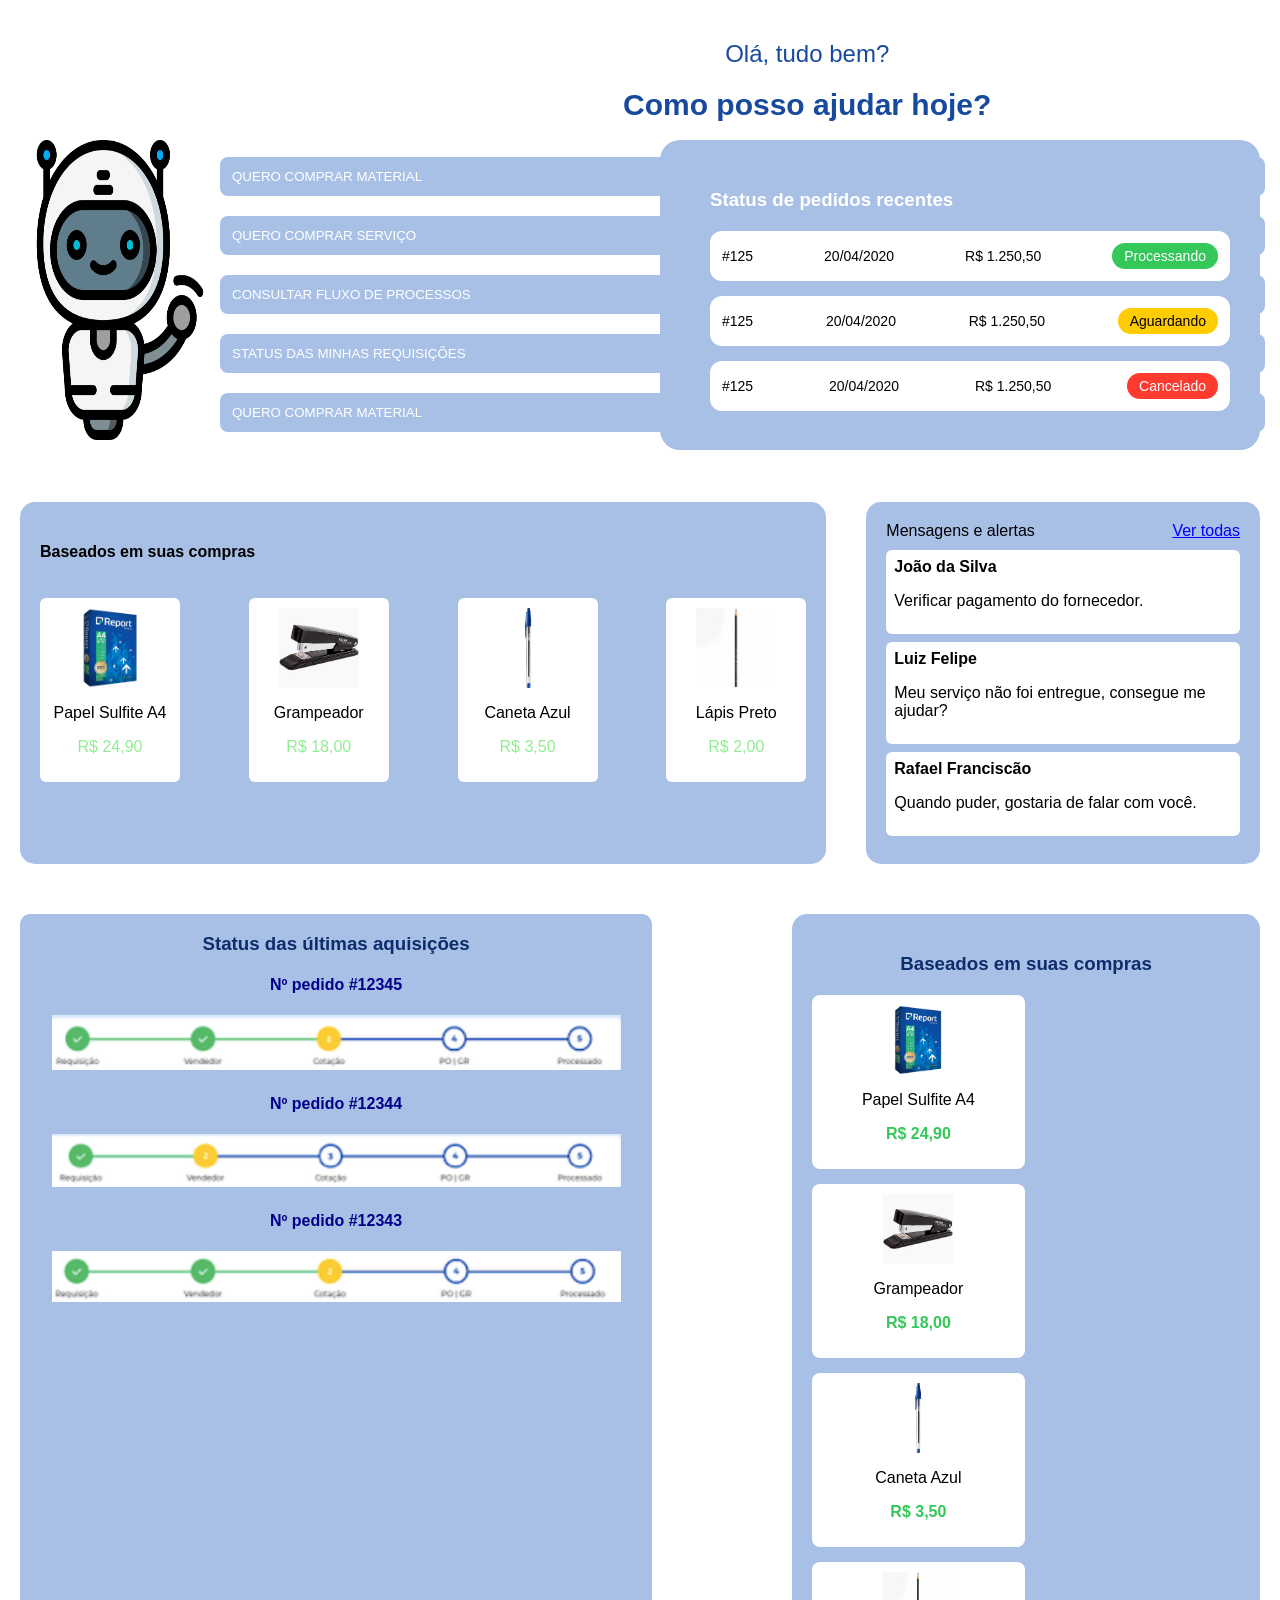
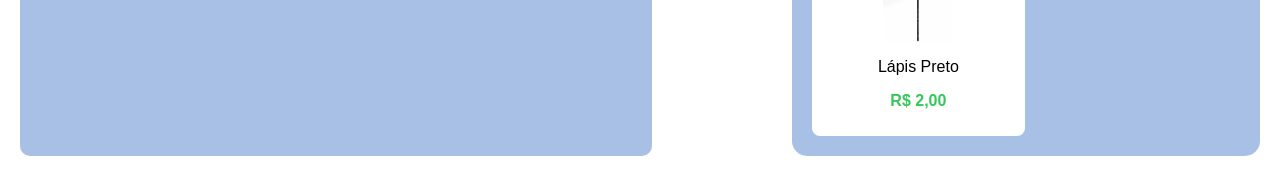
<file: index.html>
<html lang="en">


<head>
    <meta charset="UTF-8">
    <meta name="viewport" content="width=device-width, initial-scale=1.0">
    <title>Recriação Pagina 2</title>
</head>


<link rel="stylesheet" href="style.css">


<body>
    <main class="topo">


        <div class="esquerda">
            <img id="robo" src="assets/roubo.png" alt="robo">


            <div class="texto">
                <h2>Olá, tudo bem?</h2>
                <h1>Como posso ajudar hoje?</h1>


                <button>QUERO COMPRAR MATERIAL</button>
                <button>QUERO COMPRAR SERVIÇO</button>
                <button>CONSULTAR FLUXO DE PROCESSOS</button>
                <button>STATUS DAS MINHAS REQUISIÇÕES</button>
                <button>QUERO COMPRAR MATERIAL</button>
            </div>
        </div>




        <div class="pedidos">
            <h3>Status de pedidos recentes</h3>


            <div class="linha">
                <p>#125</p>
                <p>20/04/2020</p>
                <p>R$ 1.250,50</p>
                <p class="verde">Processando</p>
            </div>


            <div class="linha">
                <p>#125</p>
                <p>20/04/2020</p>
                <p>R$ 1.250,50</p>
                <p class="amarelo">Aguardando</p>
            </div>


            <div class="linha">
                <p>#125</p>
                <p>20/04/2020</p>
                <p>R$ 1.250,50</p>
                <p class="vermelho">Cancelado</p>
            </div>
        </div>


        <section class="parte2">


            <div class="recomendacoes">
                <div class="cabecalho">
                    <h4>Baseados em suas compras</h4>
                </div>


                <div class="produtos">


                    <div class="amostra">
                        <img src="assets/img_index1/papel_sulfite.webp">
                        <p>Papel Sulfite A4</p>
                        <p class="preco">R$ 24,90</p>
                    </div>


                    <div class="amostra">
                        <img src="assets/img_index1/grampeador.webp">
                        <p>Grampeador</p>
                        <p class="preco">R$ 18,00</p>
                    </div>


                    <div class="amostra">
                        <img src="assets/img_index1/caneta_azul.png">
                        <p>Caneta Azul</p>
                        <p class="preco">R$ 3,50</p>
                    </div>


                    <div class="amostra">
                        <img src="assets/img_index1/lapis_preto.webp">
                        <p>Lápis Preto</p>
                        <p class="preco">R$ 2,00</p>
                    </div>


                </div>
            </div>




            <div class="mensagens">
                <div class="cabecalho">
                    <p>Mensagens e alertas</p>
                    <a href="#">Ver todas</a>
                </div>


                <div class="msg">
                    <strong>João da Silva</strong>
                    <p>Verificar pagamento do fornecedor.</p>
                </div>


                <div class="msg">
                    <strong>Luiz Felipe</strong>
                    <p>Meu serviço não foi entregue, consegue me ajudar?</p>
                </div>


                <div class="msg">
                    <strong>Rafael Franciscão</strong>
                    <p>Quando puder, gostaria de falar com você.</p>
                </div>


            </div>


        </section>

        <section class="parte3">

    <div class="status">
        <h3>Status das últimas aquisições</h3>

        <div class="pedido">
            <h4>Nº pedido #12345</h4>
            <img src="assets/img_index1/aquisicoes.png" alt="">
        </div>

        <div class="pedido">
            <h4>Nº pedido #12344</h4>
            <img src="assets/img_index1/aquisicoes2.png" alt="">
        </div>

        <div class="pedido">
            <h4>Nº pedido #12343</h4>
            <img src="assets/img_index1/aquisicoes3.png" alt="">
        </div>
    </div>


    <div class="recomendacoes3">
        <h3>Baseados em suas compras</h3>

        <div class="produtos3">

            <div class="amostra3">
                <img src="assets/img_index1/papel_sulfite.webp">
                <p>Papel Sulfite A4</p>
                <p class="preco3">R$ 24,90</p>
            </div>

            <div class="amostra3">
                <img src="assets/img_index1/grampeador.webp">
                <p>Grampeador</p>
                <p class="preco3">R$ 18,00</p>
            </div>

            <div class="amostra3">
                <img src="assets/img_index1/caneta_azul.png">
                <p>Caneta Azul</p>
                <p class="preco3">R$ 3,50</p>
            </div>

            <div class="amostra3">
                <img src="assets/img_index1/lapis_preto.webp">
                <p>Lápis Preto</p>
                <p class="preco3">R$ 2,00</p>
            </div>

        </div>
    </div>

</section>





    </main>
</body>


</html>
</file>
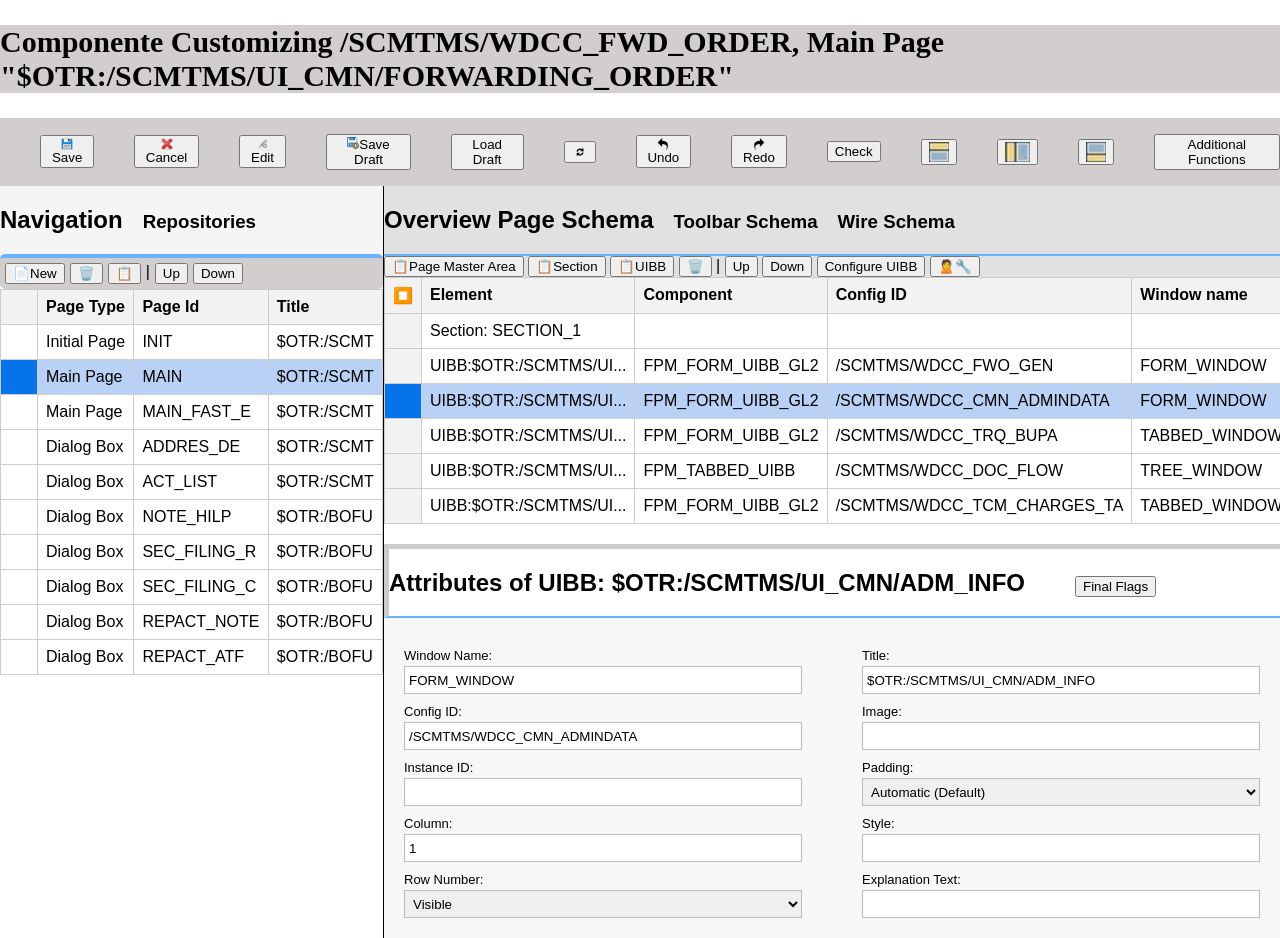
<file: index2.html>
<html lang="en">

<head>
    <meta charset="UTF-8">
    <meta name="viewport" content="width=device-width, initial-scale=1.0">
    <title>Tela 1 SAP</title>

    <link rel="stylesheet" href="style.css">

</head>

<body>
    <header>

        <nav class="navbar">
            <h1 id="navbar-title">Componente Customizing /SCMTMS/WDCC_FWD_ORDER, Main Page
                "$OTR:/SCMTMS/UI_CMN/FORWARDING_ORDER"</h1>

            <div class="menu">
                <ul><button><img id="icon_save" src="assets/img_index2/save-img2.png"
                            alt="Imagem do botao save">Save</button></ul>
                <ul><button><img id="icon_cancel" src="assets/img_index2/cancel-img.png"
                            alt="Imagem do botao cancel">Cancel</button></ul>
                <ul><button><img id="icon_edit" src="assets/img_index2/edit-img.png"
                            alt="Imagem do botao edit">Edit</button></ul>
                <ul><button><img id="icon_save_draft" src="assets/img_index2/Save-draft-img.png"
                            alt="Imagem do botao">Save Draft</button></ul>
                <ul><button id="icon_load_draft">Load Draft</button></ul>
                <ul><button><img id="icon_refresh" src="assets/img_index2/refresh-img.png"
                            alt="Imagem do botao refresh"></button></ul>
                <ul><button><img id="icon_undo" src="assets/img_index2/undo-img.png" alt="Imagem do botao">Undo</button>
                </ul>
                <ul><button><img id="icon_redo" src="assets/img_index2/redo-img.png" alt="Imagem do botao">Redo</button>
                </ul>
                <ul><button id="icon_check">Check</button></ul>
                <ul><button><img id="icon_cima" src="assets/img_index2/botao-cima-img.png"
                            alt="Imagem do botao para cima"></button></ul>
                <ul><button><img id="icon_esquerda" src="assets/img_index2/botao-esquerda-img.png"
                            alt="Imagem do botao para esquerda"></button></ul>
                <ul><button><img id="icon_baixo" src="assets/img_index2/botao-baixo-img.png"
                            alt="Imagem do botao para baixo"></button></ul>
                <ul><button id="icon_functions">Additional Functions</button></ul>
            </div>
        </nav>

    </header>

    <main>
        <div class="navigation-Overview-Atributes">
            <section id="Navigation">
                <div class="navigation-header">
                    <h1>Navigation</h1>
                    <h3>Repositories</h3>
                </div>
                <div class="botao_navigation">
                    <button id="botao-new">📄New</button>
                    <button id="botao">🗑️</button>
                    <button id="btn-icon">📋</button>
                    <span id="separator">|</span>
                    <button>Up</button>
                    <button>Down</button>
                </div>

                <table>
                    <thead>
                        <tr>
                            <th></th>
                            <th>Page Type</th>
                            <th>Page Id</th>
                            <th>Title</th>

                        </tr>
                    </thead>
                    <tbody>
                        <tr>
                            <td class="coluna-selecao"></td>
                            <td>Initial Page</td>
                            <td>INIT</td>
                            <td>$OTR:/SCMT</td>
                        </tr>
                        <tr class="linha-selecionada">
                            <td class="coluna-ativa ativada"></td>
                            <td>Main Page</td>
                            <td>MAIN</td>
                            <td>$OTR:/SCMT</td>
                        </tr>
                        <tr>
                            <td class="coluna-selecao"></td>
                            <td>Main Page</td>
                            <td>MAIN_FAST_E</td>
                            <td>$OTR:/SCMT</td>
                        </tr>
                        <tr>
                            <td class="coluna-selecao"></td>
                            <td>Dialog Box</td>
                            <td>ADDRES_DE</td>
                            <td>$OTR:/SCMT</td>
                        </tr>
                        <tr>
                            <td class="coluna-selecao"></td>
                            <td>Dialog Box</td>
                            <td>ACT_LIST</td>
                            <td>$OTR:/SCMT</td>
                        </tr>
                        <tr>
                            <td class="coluna-selecao"></td>
                            <td>Dialog Box</td>
                            <td>NOTE_HILP</td>
                            <td>$OTR:/BOFU</td>
                        </tr>
                        <tr>
                            <td class="coluna-selecao"></td>
                            <td>Dialog Box</td>
                            <td>SEC_FILING_R</td>
                            <td>$OTR:/BOFU</td>
                        </tr>
                        <tr>
                            <td class="coluna-selecao"></td>
                            <td>Dialog Box</td>
                            <td>SEC_FILING_C</td>
                            <td>$OTR:/BOFU</td>
                        </tr>
                        <tr>
                            <td class="coluna-selecao"></td>
                            <td>Dialog Box</td>
                            <td>REPACT_NOTE</td>
                            <td>$OTR:/BOFU</td>
                        </tr>
                        <tr>
                            <td class="coluna-selecao"></td>
                            <td>Dialog Box</td>
                            <td>REPACT_ATF</td>
                            <td>$OTR:/BOFU</td>
                        </tr>


                    </tbody>
                </table>
            </section>

            <div class="lado-direito">

                <section id="Overview-Page">
                    <div id="titulo-overview">
                        <h1>Overview Page Schema</h1>
                        <h3>Toolbar Schema</h3>
                        <h3>Wire Schema</h3>
                    </div>
                    <div id="menu_overview">
                        <button>📋Page Master Area</button>
                        <button>📋Section</button>
                        <button>📋UIBB</button>
                        <button>🗑️</button>
                        <span>|</span>
                        <button>Up</button>
                        <button>Down</button>
                        <button>Configure UIBB</button>
                        <button>🙎🔧</button>
                    </div>
                    <table>
                        <thead>
                            <tr>
                                <th>⏹️</th>
                                <th>Element</th>
                                <th>Component</th>
                                <th>Config ID</th>
                                <th>Window name</th>
                            </tr>
                        </thead>
                        <tbody>
                            <tr>
                                <th></th>
                                <td>Section: SECTION_1</td>
                                <td></td>
                                <td></td>
                                <td></td>
                            </tr>
                            <tr>
                                <th></th>
                                <td>UIBB:$OTR:/SCMTMS/UI... </td>
                                <td>FPM_FORM_UIBB_GL2</td>
                                <td>/SCMTMS/WDCC_FWO_GEN</td>
                                <td>FORM_WINDOW</td>
                            </tr>
                            <tr class="linha-selecionada">
                                <td class="coluna-ativa ativada"></td>
                                <td>UIBB:$OTR:/SCMTMS/UI...</td>
                                <td>FPM_FORM_UIBB_GL2</td>
                                <td>/SCMTMS/WDCC_CMN_ADMINDATA</td>
                                <td>FORM_WINDOW</td>
                            <tr>
                                <th></th>
                                <td>UIBB:$OTR:/SCMTMS/UI... </td>
                                <td>FPM_FORM_UIBB_GL2</td>
                                <td>/SCMTMS/WDCC_TRQ_BUPA</td>
                                <td>TABBED_WINDOW</td>
                            </tr>
                            <tr>
                                <th></th>
                                <td>UIBB:$OTR:/SCMTMS/UI... </td>
                                <td>FPM_TABBED_UIBB</td>
                                <td>/SCMTMS/WDCC_DOC_FLOW</td>
                                <td>TREE_WINDOW</td>
                            </tr>
                            <tr>
                                <th></th>
                                <td>UIBB:$OTR:/SCMTMS/UI... </td>
                                <td>FPM_FORM_UIBB_GL2</td>
                                <td>/SCMTMS/WDCC_TCM_CHARGES_TA</td>
                                <td>TABBED_WINDOW</td>
                            </tr>
                        </tbody>
                    </table>
                </section>

                <section class="Atributes">
                    <div id="Atributes-title">
                        <h1>Attributes of UIBB: $OTR:/SCMTMS/UI_CMN/ADM_INFO</h1>
                        <button>Final Flags</button>
                    </div>
                    <div class="attributes-form">

                        <div class="coluna-att">
                            <label>Window Name:</label>
                            <input type="text" value="FORM_WINDOW">

                            <label>Config ID:</label>
                            <input type="text" value="/SCMTMS/WDCC_CMN_ADMINDATA">

                            <label>Instance ID:</label>
                            <input type="text">

                            <label>Column:</label>
                            <input type="number" value="1">

                            <label>Row Number:</label>
                            <select>
                                <option>Visible</option>
                                <option>Hidden and Excluded from Event Loop</option>
                                <option>Hidden but Processed in Event Loop</option>
                            </select>
                        </div>

                        <div class="coluna-att">
                            <label>Title:</label>
                            <input type="text" value="$OTR:/SCMTMS/UI_CMN/ADM_INFO">

                            <label>Image:</label>
                            <input type="text">

                            <label>Padding:</label>
                            <select>
                                <option>Automatic (Default)</option>
                            </select>

                            <label>Style:</label>
                            <input type="text">

                            <label>Explanation Text:</label>
                            <input type="text">
                        </div>

                    </div>
                </section>
            </div>
        </div>


    </main>

</body>

</html>
</file>
<file: style.css>
body {
    background: white;
    margin: 0;
    font-family: Arial, sans-serif;
}




.topo {
    position: relative;
    width: 100%;
    padding: 20px;
    box-sizing: border-box;
}


.esquerda {

    margin-right: -10000px;
    flex-wrap: wrap;
    display: flex;
    padding-right: 40px;
    border-right: 2px solid #174a9c;


}


.esquerda img {
   margin-top: 120px;
    width: 200px;
    height: 300px;
}


.texto h2 {
    text-align: center;
    color: #174a9c;
    font-weight: 500;
}


.texto h1 {
    text-align: center;
    color: #174a9c;
    margin-bottom: 25px;
    font-size: 30px;
}


.texto button {
    width: 89%;
    margin: 10px 0;
    padding: 12px;
    border: none;
    border-radius: 8px;
    background:#a8c0e6;
    color: white;
    text-align: left;
}


.pedidos {
    padding-top: 100px;
    position: absolute;
    top: 40px;
    right: 20px;
    width: 520px;
    margin-top: 100px;
    height: 250px;
    background: #a8c0e6;
    padding: 30px;
    border-radius: 20px;
    padding-left: 50px;
    flex-wrap: wrap;
}


.pedidos h3 {
    text-align: left;
    color: white;
    margin-bottom: 20px;
}


.linha {
    margin-bottom: 80px;
    background: white;
    display: flex;
    justify-content: space-between;
    align-items: center;
    padding: 12px;
    margin-bottom: 15px;
    border-radius: 12px;
    font-size: 14px;
}


.linha p {
    margin: 0px;
}


.verde {
    background: #34c759;
    color: white;
    padding: 5px 12px;
    border-radius: 15px;
}


.amarelo {
    background: #ffcc00;
    padding: 5px 12px;
    border-radius: 15px;
}


.vermelho {
    background: #ff3b30;
    color: white;
    padding: 5px 12px;
    border-radius: 15px;
}


.parte2{
    display: flex;
    justify-content: space-between;
    gap: 40px;
    margin-top: 60px;
}


.recomendacoes{
    width: 65%;
    background: #a8c0e6;
    padding: 20px;
    border-radius: 15px;
}


.mensagens{
    width: 30%;
    background: #a8c0e6;
    padding: 20px;
    border-radius: 15px;
    display: flex;
    flex-direction: column;
}


.cabecalho{
    display: flex;
    justify-content: space-between;
    margin-bottom: 10px;
}


.cabecalho p{
    margin: 0;
}
.cabecalho2{
    display: flex;
    flex-wrap: wrap;
}


.cabecalho a{
    color: blue;
}


.produtos{
    display: flex;
    justify-content: space-between;
    margin-top: 15px;
}


.amostra{
    background-color: white;
    padding: 10px;
    width: 120px;
    border-radius: 6px;
    text-align: center;
}


.amostra img{
    width: 80px;
    height: 80px;
    object-fit: cover;


}


.preco{
    color: lightgreen;
}


.msg{
    background: white;
    padding: 8px;
    border-radius: 6px;
    margin-bottom: 8px;
}

.aquisicoes{

    margin-top: 50px;
    text-align: center;
    margin-right: 80%;
}

.status{
    color: darkblue;
    text-align: center;
    padding-bottom: 10px;
    width: 65%;
    background-color: #a8c0e6;
    margin-right: 100px;
    border-radius: 10px;

}

#img_pedidos{
    margin-left: 30px;
}

.parte3 {
    display: flex;
    justify-content: space-between;
    gap: 40px;
    margin-top: 50px;
}




.status h3 {
    text-align: center;
    margin-bottom: 20px;
    color: #0d2c6b;
}

.pedido {
    margin-bottom: 25px;
    text-align: center;
}

.pedido img {
    width: 90%;
}

.recomendacoes3 {
    width: 44%;
    background: #a8c0e6;
    padding: 20px;
    border-radius: 15px;
}

.recomendacoes3 h3 {
    text-align: center;
    margin-bottom: 20px;
    color: #0d2c6b;
}

.produtos3 {
    display: flex;
    flex-wrap: wrap;
    gap: 15px;
    justify-content: space-between;
}

.amostra3 {
    background: white;
    padding: 10px;
    width: 45%;
    border-radius: 8px;
    text-align: center;
}

.amostra3 img {
    width: 70px;
    height: 70px;
    object-fit: cover;
}

.preco3 {
    color: #34c759;
    font-weight: bold;
}


























































header {
    display: flex;
    justify-content: space-around;
    margin: 0px;
}


#navbar-title {
    font-size: 30px;
    font-family: 'Times New Roman', Times, serif;
    background-color: rgb(211, 206, 206);


}

.navbar {
    display: flex;
    flex-direction: column;


}

.menu {
    display: flex;
    background-color: rgb(211, 206, 206);
    justify-content: space-around;
    align-items: center;
    gap: 0;
}

#icon_save {
    width: 12px;
    height: 12px;
}

#icon_cancel {
    width: 12px;
    height: 12px;
}

#icon_edit {
    width: 12px;
    height: 12px;

}

#icon_save_draft {
    width: 12px;
    height: 12px;
}


#icon_refresh {
    width: 16px;
    height: 16px;
}

#icon_undo {
    width: 12px;
    height: 12px;
}

#icon_redo {
    width: 12px;
    height: 12px;
}

#icon_cima {
    width: 20px;
    height: 20px;
}

#icon_esquerda {
    width: 25px;
    height: 20px;
}

#icon_baixo {
    width: 20px;
    height: 20px;
}

#navigation{
width: 30%;
    border-right: black solid 1px;
}

.navigation-header{
    display: flex;
    align-items: baseline;
    gap: 20px;
    background-color: whitesmoke;
    
}

.botao_navigation {
    display: flex;
    gap: 5px;
    background-color: rgb(211, 206, 206);
    padding: 5px;
    border-radius: 5px;
    border-top: 4px solid rgb(105, 178, 255);
}

table {
    width: 100%;
    border-collapse: collapse;
}

th,
td {
    border: 1px solid #ccc;
    padding: 8px;
    text-align: left;
}

th {
    background-color: #f2f2f2;
}

.linha-selecionada {
    background-color: #b8d1f5;
}

.coluna-selecao {
    width: 20px;
}

.ativada {
    background-color: #0574ea;
}

#titulo-overview {
   display: flex;
    align-items: baseline;
    gap: 20px;
    background-color: rgb(226, 225, 225);
}

.navigation-Overview-Atributes{
    display: flex;
}

.lado-direito{
    width: 70%;
    display: flex;
    flex-direction: column;
}

#menu_overview {
    border-top: 2px solid rgb(105, 178, 255);
    background-color: rgb(226, 225, 225);
}

.Atributes{
    width: 100%;
    margin-top: 20px;
}

#Atributes-title{
    display: flex;
    align-items: baseline;
  gap: 50px;
  border-top: 5px solid #ccc ;
  border-left: 5px solid #ccc;
  border-bottom: 2px solid  rgb(105, 178, 255);
}

.attributes-form {
    display: flex;
    gap: 60px;
    padding: 20px;
    background: #f7f7f7;
}

.coluna-att {
    display: flex;
    flex-direction: column;
    width: 50%;
}

.coluna-att label {
    font-size: 13px;
    margin-top: 10px;
    margin-bottom: 3px;
}

.coluna-att input,
.coluna-att select {
    padding: 4px;
    border: 1px solid #bbb;
    height: 28px;
}
</file>
